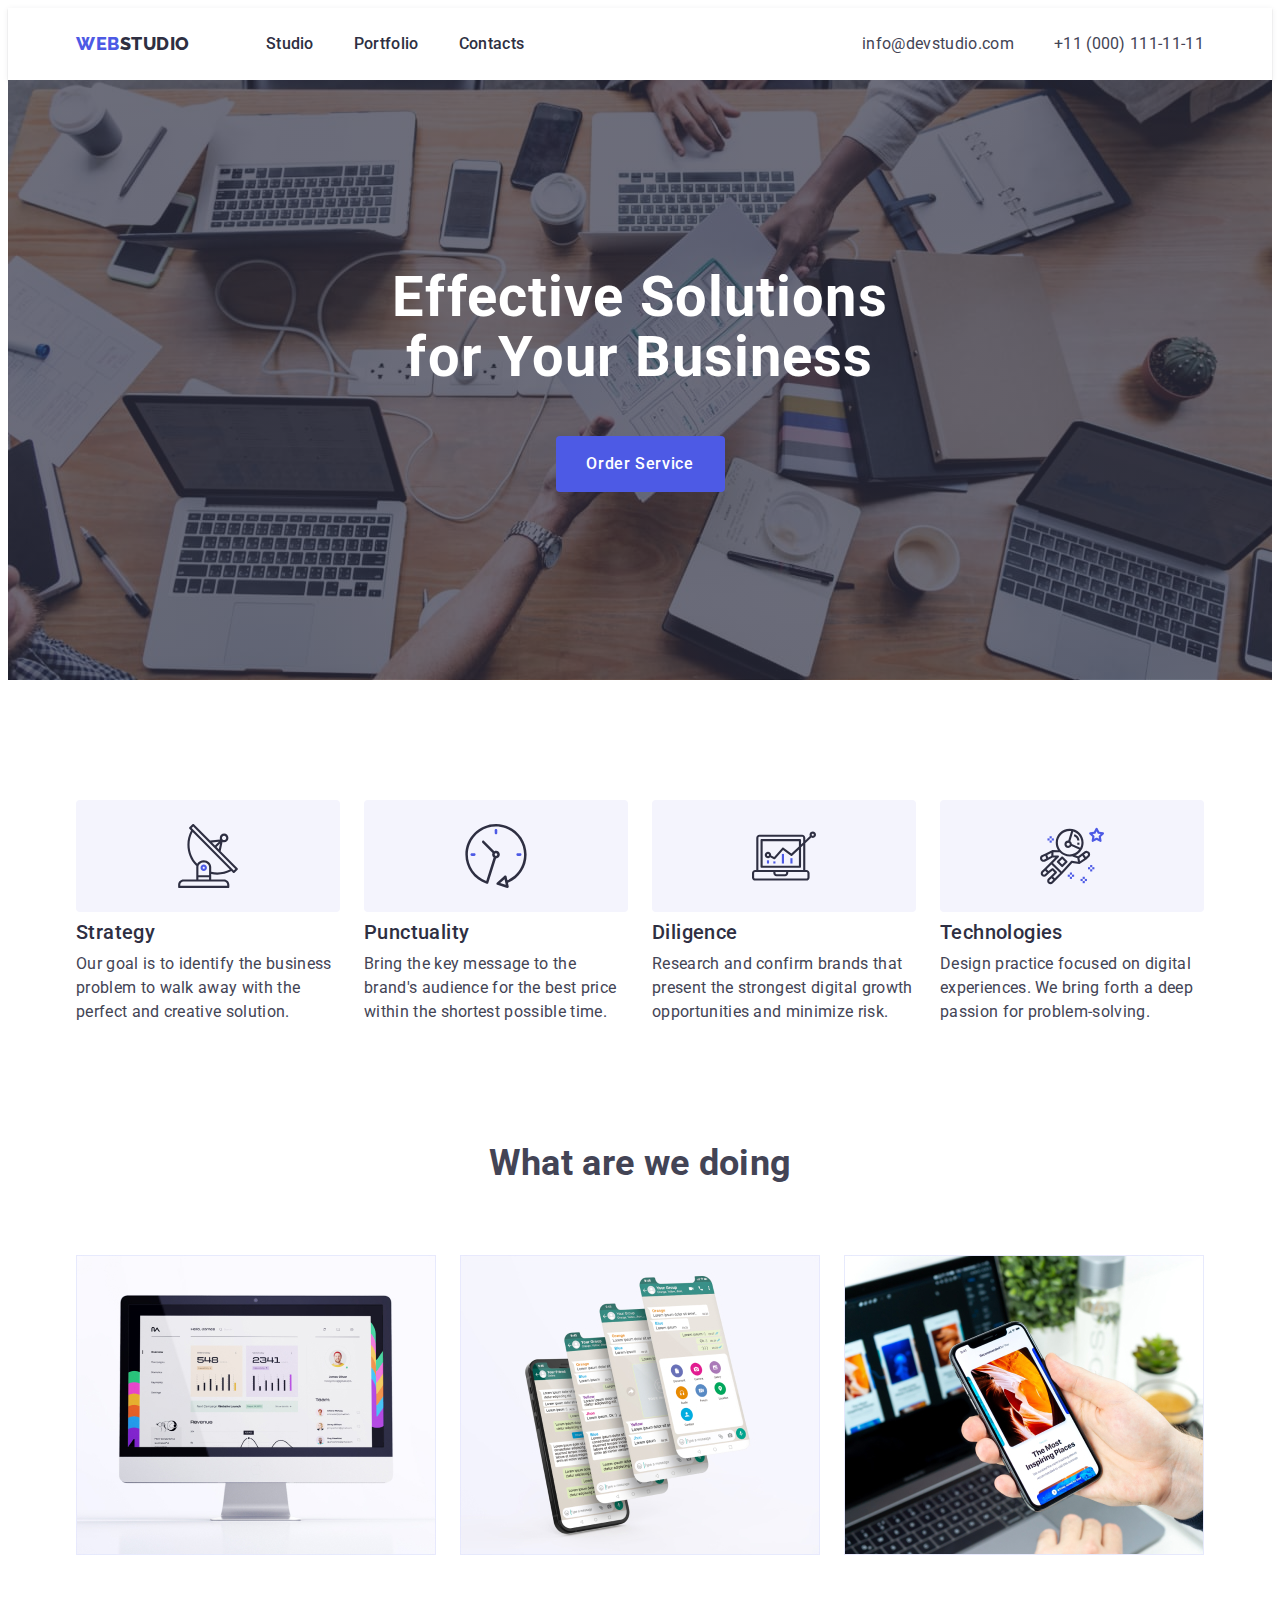
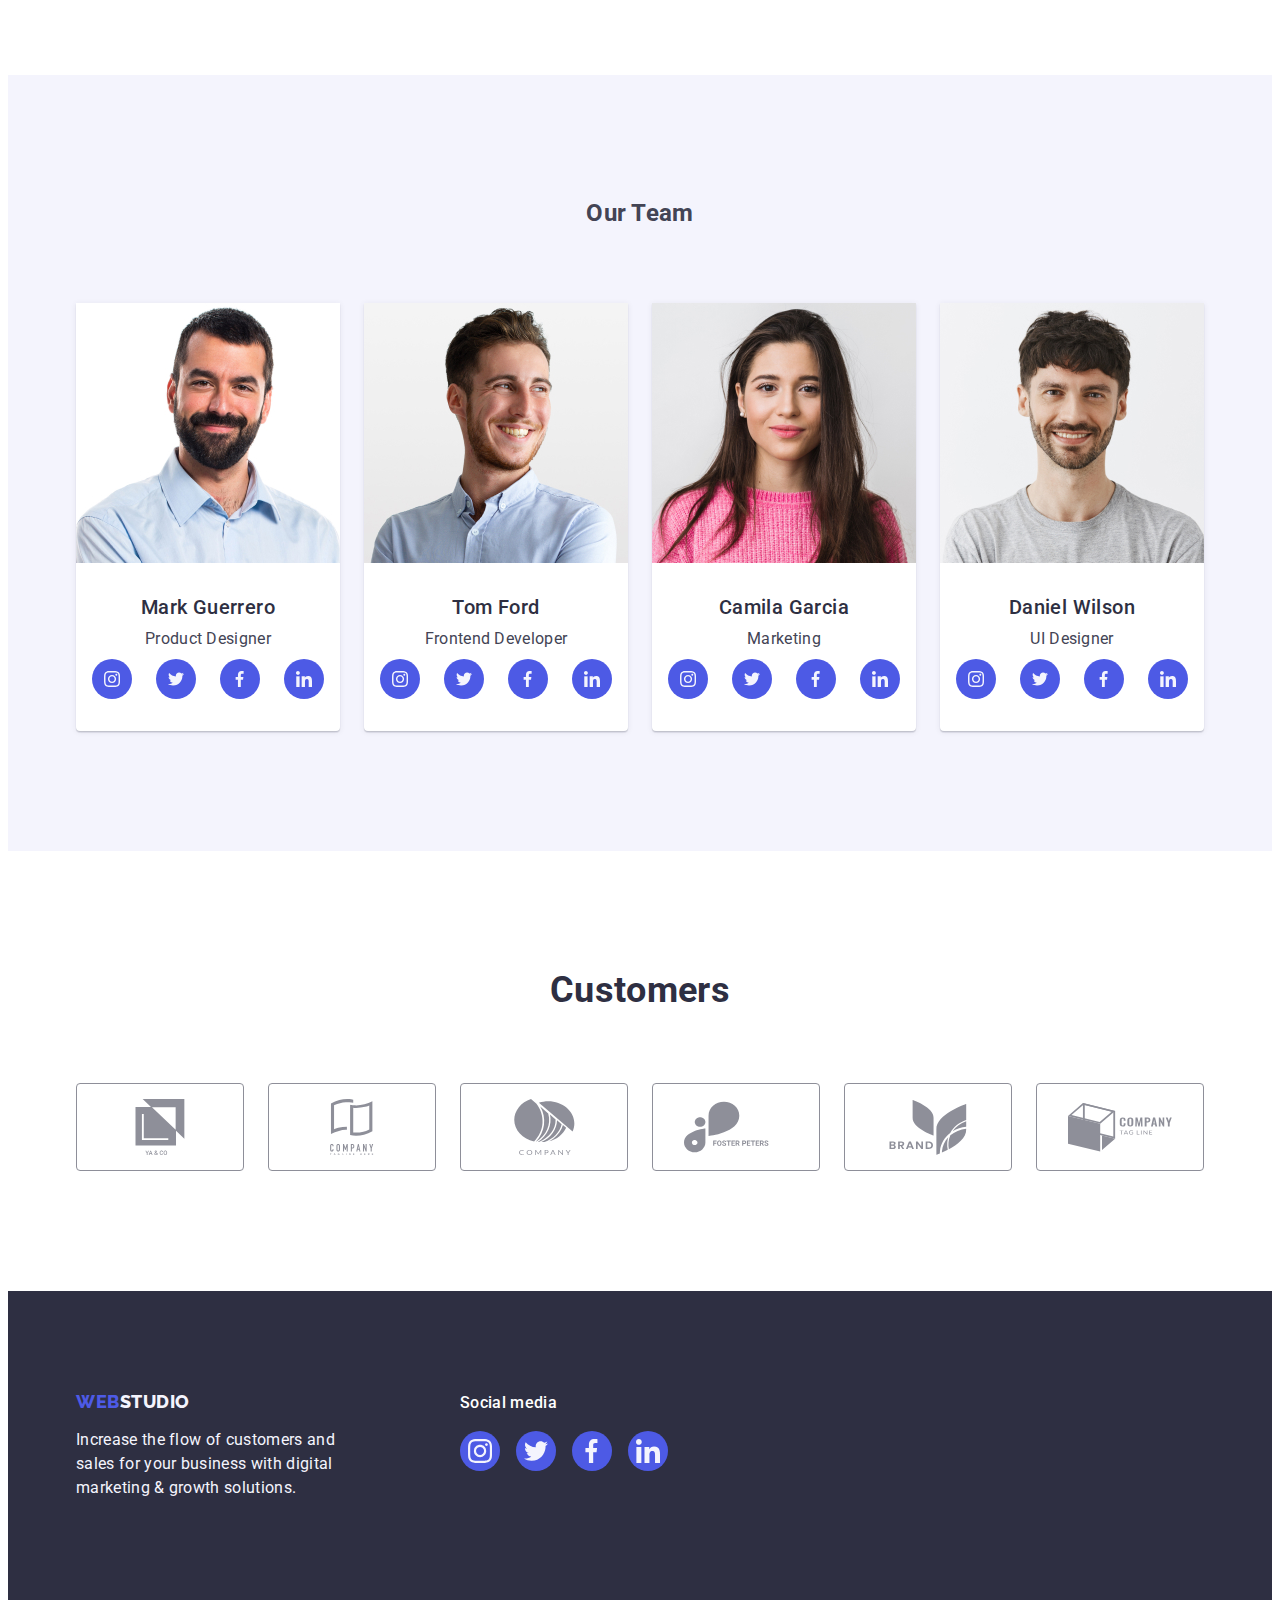
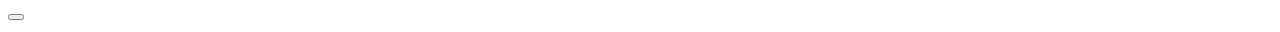
<file: index.html>
<!DOCTYPE html>
<html lang="en">
<head>
    <meta charset="UTF-8">
    <meta http-equiv="X-UA-Compatible" content="IE=edge">
    <meta name="viewport" content="width=device-width, initial-scale=1.0">
    <title>Document</title>
    <link rel="preconnect" href="https://fonts.googleapis.com">
    <link rel="preconnect" href="https://fonts.gstatic.com" crossorigin>
    <link href="https://fonts.googleapis.com/css2?family=Raleway:wght@800&family=Roboto:wght@400;500;700;900&display=swap"
        rel="stylesheet">
    <link rel="stylesheet" href="https://cdnjs.cloudflare.com/ajax/libs/modern-normalize/1.1.0/modern-normalize.min.css"
        integrity="sha512-wpPYUAdjBVSE4KJnH1VR1HeZfpl1ub8YT/NKx4PuQ5NmX2tKuGu6U/JRp5y+Y8XG2tV+wKQpNHVUX03MfMFn9Q=="
        crossorigin="anonymous" referrerpolicy="no-referrer">
    <link rel="stylesheet" href="./css/styles.css">
</head>
<body>
    <!-- Шапка сайта -->
    <header class="header">
        <div class="container header-container">
            <nav class="header-navigation">
                <!-- Логотип -->
                <a href="./index.html" class="header-logo link">
                    Web<span class="header-logo-accent">Studio</span>
                </a>
            
                <ul class="navigation-list list">
                    <li class="navigation-item">
                        <a href="./index.html" class="navigation-link link">Studio</a>
                    </li>
                    <li class="navigation-item">
                        <a href="./portfolio.html" class="navigation-link link">Portfolio</a>
                    </li>
                    <li class="navigation-item">
                        <a href="" class="navigation-link link">Contacts</a>
                    </li>
                </ul>
            </nav>
            <!--  Контактная информация  -->
            <address class="address">
                <ul class="address-list list">
                    <li><a href="mailto:info@devstudio.com" class="address-link link">info@devstudio.com</a></li>
                    <li><a href="tel:+110001111111" class="address-link link">+11 (000) 111-11-11</a></li>
                </ul>
            </address>
        </div>
          
    </header>

    <main>
        <!-- Главная секция 1-й страницы -->
        <section class="hero">
            <div class="hero-wrap container">
                <h1 class="hero-title">Effective Solutions for Your Business</h1>
                <button data-modal-open type="button" class="hero-button">Order Service</button>
            </div>
        </section>
        
        <!--  Features  -->
        <section class="features-section section">
            <div class="container">
                <h2 class="features-title hidden-title">Features</h2>
                <ul class="features-list list">
                    <li class="features-list-item">
                        <div class="features-icon-wrap">
                            <svg class="features-item-icon" width="64" height="64">
                                <use href="./images/icons.svg#icon-antenna"></use>
                            </svg>
                        </div>
                        <h3 class="features-list-title">Strategy</h3>
                        <p class="features-list-text">Our goal is to identify the business problem to walk away with the perfect and creative solution.</p>
                    </li>
                    <li class="features-list-item">
                        <div class="features-icon-wrap">
                            <svg class="features-item-icon" width="64" height="64">
                                <use href="./images/icons.svg#icon-clock"></use>
                            </svg>
                        </div>                        
                        <h3 class="features-list-title">Punctuality</h3>
                        <p class="features-list-text">Bring the key message to the brand's audience for the best price within the shortest possible time.</p>
                    </li>
                    <li class="features-list-item">
                        <div class="features-icon-wrap">
                            <svg class="features-item-icon" width="64" height="64">
                                <use href="./images/icons.svg#icon-diagram"></use>
                            </svg>
                        </div>                          
                        <h3 class="features-list-title">Diligence</h3>
                        <p class="features-list-text">Research and confirm brands that present the strongest digital growth opportunities and minimize risk.
                        </p>
                    </li>
                    <li class="features-list-item">
                        <div class="features-icon-wrap">
                            <svg class="features-item-icon" width="64" height="64">
                                <use href="./images/icons.svg#icon-astronaut"></use>
                            </svg>
                        </div>
                        <h3 class="features-list-title">Technologies</h3>
                        <p class="features-list-text">Design practice focused on digital experiences. We bring forth a deep passion for problem-solving.</p>
                    </li>
                </ul>
            </div>
        </section>
        <!--  We doing  -->
        <section class="we-doing-section">
            <div class="container">
                <h2 class="we-doing-section-title">What are we doing</h2>
                <ul class="we-doing-list-img list">
                    <li class="we-doing-img">
                        <img src="./images/page-1/img-1.jpg" alt="Computer" width="360">
                    </li>
                    <li class="we-doing-img">
                        <img src="./images/page-1/img-2.jpg" alt="Applications" width="360">
                    </li>
                    <li class="we-doing-img">
                        <img src="./images/page-1/img-3.jpg" alt="Phone" width="360">
                    </li>
                </ul>
            </div>
        </section>
        
        <!--  Team-list  -->
        <section class="team-section section">
            <div class="container">
                <h2 class="team-section-title">Our Team</h2>
                <ul class="team-list list">
                    <li class="team-card-list">
                        <img src="./images/page-1/team-card-1.jpg" alt="Product Designer" width="264">
                        <div class="team-card-wrap">
                            <h3 class="team-card-title">Mark Guerrero</h3>
                            <p class="team-card-text">Product Designer</p>
                            <ul class="team-social-list list">
                                <li class="team-social-item">
                                    <a href="" class="team-social-link link">
                                        <svg class="team-social-icon" width="16" height="16">
                                            <use href="./images/icons.svg#icon-instagram"></use>
                                        </svg> 
                                    </a>
                                </li>
                                <li class="team-social-item">
                                    <a href="" class="team-social-link link">                                    
                                        <svg class="team-social-icon" width="16" height="16">
                                            <use href="./images/icons.svg#icon-twitter"></use>
                                        </svg>
                                    </a>
                                </li>
                                <li class="team-social-item">
                                    <a href="" class="team-social-link link">
                                    <svg class="team-social-icon" width="16" height="16">
                                            <use href="./images/icons.svg#icon-facebook"></use>
                                    </svg>
                                    </a>
                                </li>
                                <li class="team-social-item">
                                    <a href="" class="team-social-link link">
                                    <svg class="team-social-icon" width="16" height="16">
                                            <use href="./images/icons.svg#icon-linkedin"></use>
                                    </svg>
                                    </a>
                                </li>
                            </ul>
                        </div>
                    </li>
                    <li class="team-card-list">
                        <img src="./images/page-1/team-card-2.jpg" alt="Frontend Developer" width="264">
                        <div class="team-card-wrap">
                            <h3 class="team-card-title">Tom Ford</h3>
                            <p class="team-card-text">Frontend Developer</p>
                            <ul class="team-social-list list">
                                <li class="team-social-item">
                                    <a href="" class="team-social-link link">
                                        <svg class="team-social-icon" width="16" height="16">
                                            <use href="./images/icons.svg#icon-instagram"></use>
                                        </svg>
                                    </a>
                                </li>
                                <li class="team-social-item">
                                    <a href="" class="team-social-link link">
                                        <svg class="team-social-icon" width="16" height="16">
                                            <use href="./images/icons.svg#icon-twitter"></use>
                                        </svg>
                                    </a>
                                </li>
                                <li class="team-social-item">
                                    <a href="" class="team-social-link link">
                                        <svg class="team-social-icon" width="16" height="16">
                                            <use href="./images/icons.svg#icon-facebook"></use>
                                        </svg>
                                    </a>
                                </li>
                                <li class="team-social-item">
                                    <a href="" class="team-social-link link">
                                        <svg class="team-social-icon" width="16" height="16">
                                            <use href="./images/icons.svg#icon-linkedin"></use>
                                        </svg>
                                    </a>
                                </li>
                            </ul>
                        </div>
                    </li>
                    <li class="team-card-list">
                        <img src="./images/page-1/team-card-3.jpg" alt="Marketing" width="264">
                        <div class="team-card-wrap">
                            <h3 class="team-card-title">Camila Garcia</h3>
                            <p class="team-card-text">Marketing</p>
                            <ul class="team-social-list list">
                                <li class="team-social-item">
                                    <a href="" class="team-social-link link">
                                        <svg class="team-social-icon" width="16" height="16">
                                            <use href="./images/icons.svg#icon-instagram"></use>
                                        </svg>
                                    </a>
                                </li>
                                <li class="team-social-item">
                                    <a href="" class="team-social-link link">
                                        <svg class="team-social-icon" width="16" height="16">
                                            <use href="./images/icons.svg#icon-twitter"></use>
                                        </svg>
                                    </a>
                                </li>
                                <li class="team-social-item">
                                    <a href="" class="team-social-link link">
                                        <svg class="team-social-icon" width="16" height="16">
                                            <use href="./images/icons.svg#icon-facebook"></use>
                                        </svg>
                                    </a>
                                </li>
                                <li class="team-social-item">
                                    <a href="" class="team-social-link link">
                                        <svg class="team-social-icon" width="16" height="16">
                                            <use href="./images/icons.svg#icon-linkedin"></use>
                                        </svg>
                                    </a>
                                </li>
                            </ul>
                        </div>
                    </li>
                    <li class="team-card-list">
                        <img src="./images/page-1/team-card-4.jpg" alt="UI Designer" width="264">
                        <div class="team-card-wrap">
                            <h3 class="team-card-title">Daniel Wilson</h3>
                            <p class="team-card-text">UI Designer</p>
                            <ul class="team-social-list list">
                                <li class="team-social-item">
                                    <a href="" class="team-social-link link">
                                        <svg class="team-social-icon" width="16" height="16">
                                            <use href="./images/icons.svg#icon-instagram"></use>
                                        </svg>
                                    </a>
                                </li>
                                <li class="team-social-item">
                                    <a href="" class="team-social-link link">
                                        <svg class="team-social-icon" width="16" height="16">
                                            <use href="./images/icons.svg#icon-twitter"></use>
                                        </svg>
                                    </a>
                                </li>
                                <li class="team-social-item">
                                    <a href="" class="team-social-link link">
                                        <svg class="team-social-icon" width="16" height="16">
                                            <use href="./images/icons.svg#icon-facebook"></use>
                                        </svg>
                                    </a>
                                </li>
                                <li class="team-social-item">
                                    <a href="" class="team-social-link link">
                                        <svg class="team-social-icon" width="16" height="16">
                                            <use href="./images/icons.svg#icon-linkedin"></use>
                                        </svg>
                                    </a>
                                </li>
                            </ul>
                        </div>
                    </li>
                </ul>
            </div>
        </section>

        <!--   Клиент - секция -->
        <section class="customers-section section">
            <div class="container">
                <h2 class="customers-section-title">Customers</h2>
                <ul class="customers-section-list list">
                    <li class="customers-section-item">
                        <a href="" class="customers-soc-link">
                            <svg class="customers-soc-icon" width="104" height="56">
                                <use href="./images/icons.svg#icon-group"></use>
                            </svg>
                        </a>
                    </li>
                    <li class="customers-section-item">
                        <a href="" class="customers-soc-link">
                            <svg class="customers-soc-icon" width="104" height="56">
                                <use href="./images/icons.svg#icon-group-1"></use>
                            </svg>
                        </a>
                    </li>
                    <li class="customers-section-item">
                        <a href="" class="customers-soc-link">
                            <svg class="customers-soc-icon" width="104" height="56">
                                <use href="./images/icons.svg#icon-group-2"></use>
                            </svg>
                        </a>
                    </li>
                    <li class="customers-section-item">
                        <a href="" class="customers-soc-link">
                            <svg class="customers-soc-icon" width="104" height="56">
                                <use href="./images/icons.svg#icon-group-3"></use>
                            </svg>
                        </a>
                    </li>
                    <li class="customers-section-item">
                        <a href="" class="customers-soc-link">
                            <svg class="customers-soc-icon" width="104" height="56">
                                <use href="./images/icons.svg#icon-group-4"></use>
                            </svg>
                        </a>
                    </li>
                    <li class="customers-section-item">
                        <a href="" class="customers-soc-link">
                            <svg class="customers-soc-icon" width="104" height="56">
                                <use href="./images/icons.svg#icon-group-5"></use>
                            </svg>
                        </a>
                    </li>
                </ul>
            </div>
        </section>
    </main>
    
    <!--  Футер  -->
    <footer class="footer">
            <div class="container footer-wrap">
                <div class="footer-wrap-left">
                    <a href="./index.html" class="footer-logo-link link">
                        Web<span class="footer-logo-accent">Studio</span>
                    </a>
                    <p class="footer-text">Increase the flow of customers and sales for your business with digital marketing &
                        growth
                        solutions.</p>
                </div>
            
                <div class="footer-wrap-center">
                    <p class="footer-text">Social media</p>
                    <ul class="footer-media-list list">
                        <li class="footer-media-item">
                            <a href="" class="footer-media-link link">
                                <svg class="footer-media-icon" width="24" height="24">
                                    <use href="./images/icons.svg#icon-instagram"></use>
                                </svg>
                            </a>
                        </li>
                        <li class="footer-media-item">
                            <a href="" class="footer-media-link link">
                                <svg class="footer-media-icon" width="24" height="24">
                                    <use href="./images/icons.svg#icon-twitter"></use>
                                </svg>
                            </a>
                        </li>
                        <li class="footer-media-item">
                            <a href="" class="footer-media-link link">
                                <svg class="footer-media-icon" width="24" height="24">
                                    <use href="./images/icons.svg#icon-facebook"></use>
                                </svg>
                            </a>
                        </li>
                        <li class="footer-media-item">
                            <a href="" class="footer-media-link link">
                                <svg class="footer-media-icon" width="24" height="24">
                                    <use href="./images/icons.svg#icon-linkedin"></use>
                                </svg>
                            </a>
                        </li>
                    </ul>
                </div>
            
            </div>
    </footer>

    <div data-modal class="backdrop">
        <div class="modal"></div>
        <button data-modal-close type="button" class="modal-close-btn"></button>
    </div>
    <script src="./js/modal.js"></script>
</body>
</html>
</file>
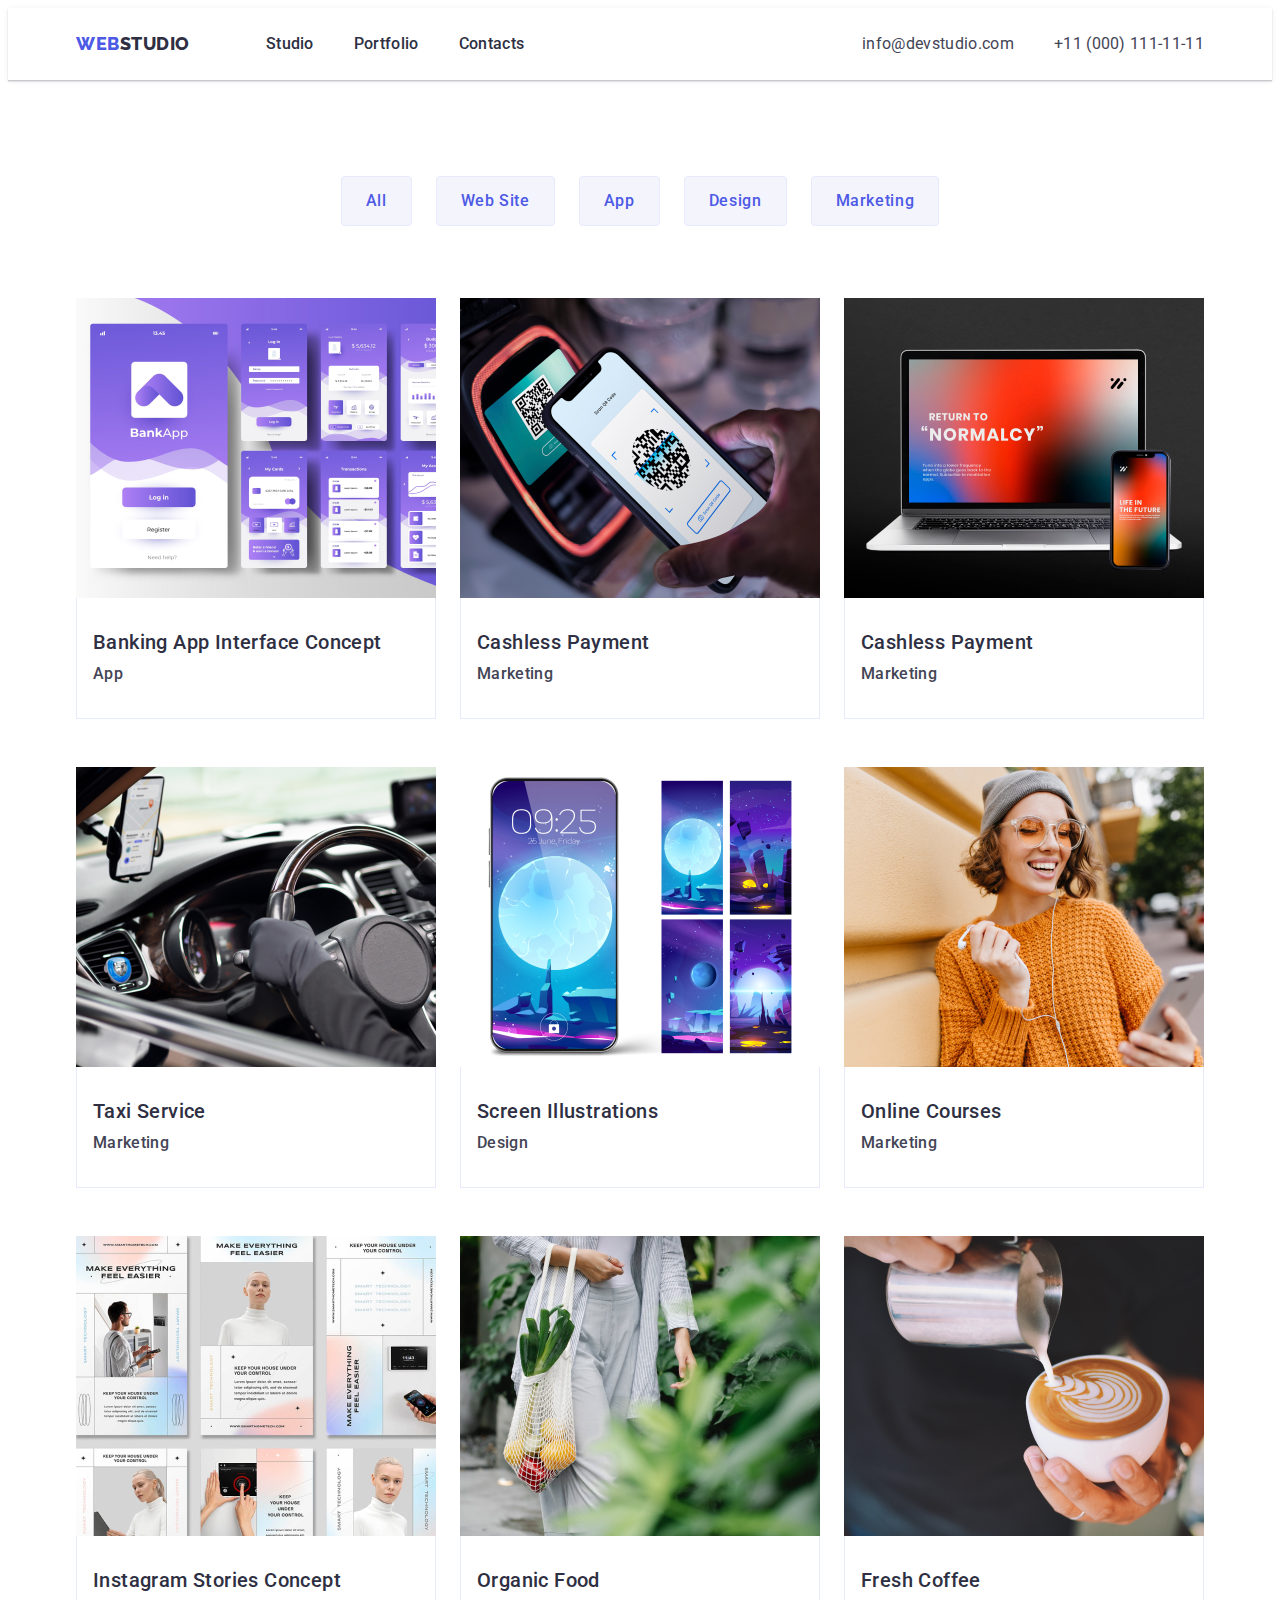
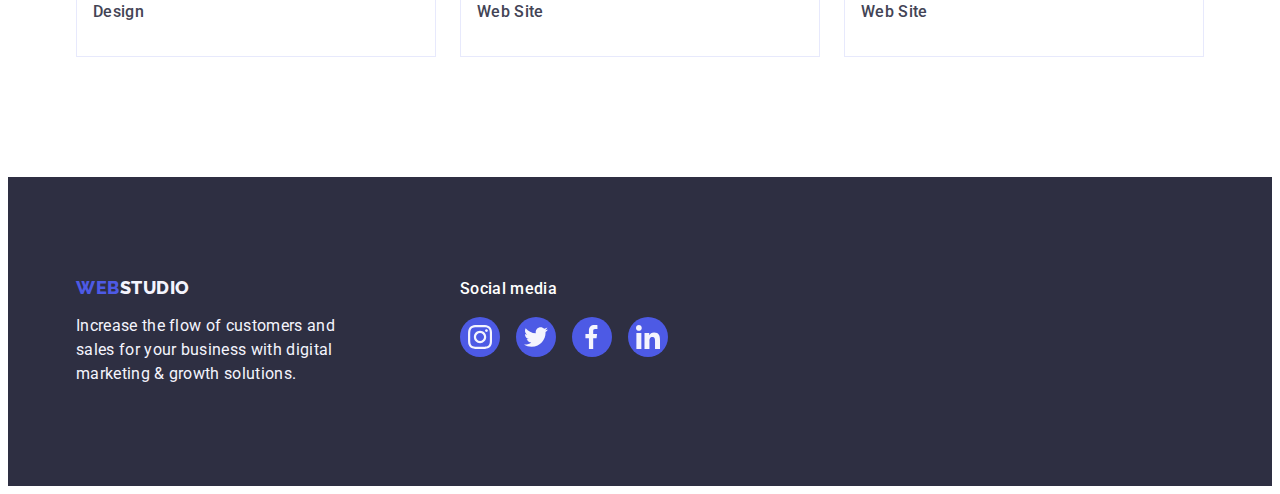
<file: portfolio.html>
<!DOCTYPE html>
<html lang="en">

<head>
    <meta charset="UTF-8">
    <meta http-equiv="X-UA-Compatible" content="IE=edge">
    <meta name="viewport" content="width=device-width, initial-scale=1.0">
    <title>Document</title>
    <link rel="preconnect" href="https://fonts.googleapis.com">
    <link rel="preconnect" href="https://fonts.gstatic.com" crossorigin>
    <link href="https://fonts.googleapis.com/css2?family=Raleway:wght@800&family=Roboto:wght@400;500;700;900&display=swap"
        rel="stylesheet">
    <link rel="stylesheet" href="https://cdnjs.cloudflare.com/ajax/libs/modern-normalize/1.1.0/modern-normalize.min.css"
        integrity="sha512-wpPYUAdjBVSE4KJnH1VR1HeZfpl1ub8YT/NKx4PuQ5NmX2tKuGu6U/JRp5y+Y8XG2tV+wKQpNHVUX03MfMFn9Q=="
        crossorigin="anonymous" referrerpolicy="no-referrer" />
    <link rel="stylesheet" href="./css/styles.css">
</head>

<body>
    <!-- Шапка сайта -->
    <header class="header">
        <div class="container header-container">
            <nav class="header-navigation">
                <!-- Логотип -->
                <a href="./index.html" class="header-logo link">
                    Web<span class="header-logo-accent">Studio</span>
                </a>
            
                <ul class="navigation-list list">
                    <li class="navigation-item">
                        <a href="./index.html" class="navigation-link link">Studio</a>
                    </li>
                    <li class="navigation-item">
                        <a href="./portfolio.html" class="navigation-link link">Portfolio</a>
                    </li>
                    <li class="navigation-item">
                        <a href="" class="navigation-link link">Contacts</a>
                    </li>
                </ul>
            </nav>
            <!--  Контактная информация  -->
            <address class="address">
                <ul class="address-list list">
                    <li><a href="mailto:info@devstudio.com" class="address-link link">info@devstudio.com</a></li>
                    <li><a href="tel:+110001111111" class="address-link link">+11 (000) 111-11-11</a></li>
                </ul>
            </address>
        </div>

    </header>

    <main> 
            <!-- Кнопки Портфолио -->
        <section class="portfolio section">
            <div class="container portfolio-container">
                <h1 class="portfolio-title hidden-title">Portfolio</h1>
                    <ul class="portfolio-btn-list list">
                        <li><button type="button" class="portfolio-btn-link">All</button></li>
                        <li><button type="button" class="portfolio-btn-link">Web Site</button></li>
                        <li><button type="button" class="portfolio-btn-link">App</button></li>
                        <li><button type="button" class="portfolio-btn-link">Design</button></li>
                        <li><button type="button" class="portfolio-btn-link">Marketing</button></li>
                    </ul>
            <!-- Список Портфолио -->
                    <ul class="portfolio-list list">
                        <li class="portfolio-item">
                            <a href="" class="portfolio-link link">
                                <div class="portfolio-top-wrap">
                                    <img src="./images/page-2/bank-app-1.jpg" alt="Banking App" width="360">
                                    <p class="portfolio-top-text">
                                        14 Stylish and User-Friendly App Design Concepts · Task Manager App · Calorie Tracker App · Exotic Fruit Ecommerce
                                        App ·
                                        Cloud Storage App
                                    </p>
                                </div>
                                <div class="portfolio-link-wrap">
                                    <h2 class="portfolio-link-title">Banking App Interface Concept</h2>
                                    <p class="portfolio-link-text">App</p>
                                </div>
                            </a>
                        </li>
                        <li class="portfolio-item">
                            <a href="" class="portfolio-link link">
                                <img src="./images/page-2/cash-pay-2.jpg" alt="Cashless Payment" width="360">
                                <div class="portfolio-link-wrap">
                                    <h2 class="portfolio-link-title">Cashless Payment</h2>
                                    <p class="portfolio-link-text">Marketing</p>
                                </div>
                            </a>
                        </li>
                        <li class="portfolio-item">
                            <a href="" class="portfolio-link link">
                                <img src="./images/page-2/medit-app-3.jpg" alt="Meditation App" width="360">
                                <div class="portfolio-link-wrap">
                                    <h2 class="portfolio-link-title">Cashless Payment</h2>
                                    <p class="portfolio-link-text">Marketing</p>
                                </div>     
                            </a>
                        </li>
                        <li class="portfolio-item">
                            <a href="" class="portfolio-link link">
                                <img src="./images/page-2/tax-srv-4.jpg" alt="Taxi Service" width="360">
                                <div class="portfolio-link-wrap">
                                    <h2 class="portfolio-link-title">Taxi Service</h2>
                                    <p class="portfolio-link-text">Marketing</p>
                                </div>
            
                            </a>
                        </li>
                        <li class="portfolio-item">
                            <a href="" class="portfolio-link link">
                                <img src="./images/page-2/scr-ill-5.jpg" alt="Screen Illustrations" width="360">
                                <div class="portfolio-link-wrap">
                                    <h2 class="portfolio-link-title">Screen Illustrations</h2>
                                    <p class="portfolio-link-text">Design</p>
                                </div>
            
                            </a>
                        </li>
                        <li class="portfolio-item">
                            <a href="" class="portfolio-link link">
                                <img src="./images/page-2/onl-course-6.jpg" alt="Online Courses" width="360">
                                <div class="portfolio-link-wrap">
                                    <h2 class="portfolio-link-title">Online Courses</h2>
                                    <p class="portfolio-link-text">Marketing</p>
                                </div>
            
                            </a>
                        </li>
                        <li class="portfolio-item">
                            <a href="" class="portfolio-link link">
                                <img src="./images/page-2/inst-str-7.jpg" alt="Instagram Stories Concept" width="360">
                                <div class="portfolio-link-wrap">
                                    <h2 class="portfolio-link-title">Instagram Stories Concept</h2>
                                    <p class="portfolio-link-text">Design</p>
                                </div>
                            </a>
                        </li>
                        <li class="portfolio-item">
                            <a href="" class="portfolio-link link">
                                <img src="./images/page-2/food-8.jpg" alt="Organic Food" width="360">
                                <div class="portfolio-link-wrap">
                                    <h2 class="portfolio-link-title">Organic Food</h2>
                                    <p class="portfolio-link-text">Web Site</p>
                                </div>
                            </a>
                        </li>
                        <li class="portfolio-item">
                            <a href="" class="portfolio-link link">
                                <img src="./images/page-2/coffee-9.jpg" alt="Fresh Coffee" width="360">
                                <div class="portfolio-link-wrap">
                                    <h2 class="portfolio-link-title">Fresh Coffee</h2>
                                    <p class="portfolio-link-text">Web Site</p>
                                </div>
                            </a>
                        </li>
                    </ul>
                </div>
        </section>
    </main>

    <footer class="footer">
        <!-- Футер -->
        <div class="container footer-wrap">
            <div class="footer-wrap-left">
                <a href="./index.html" class="footer-logo-link link">
                    Web<span class="footer-logo-accent">Studio</span>
                </a>
                <p class="footer-text">Increase the flow of customers and sales for your business with digital marketing & growth
                    solutions.</p>
            </div>
        
            <div class="footer-wrap-center">
                <p class="footer-text">Social media</p>
                <ul class="footer-media-list list">
                    <li class="footer-media-item">
                        <a href="" class="footer-media-link link">
                            <svg class="footer-media-icon" width="24" height="24">
                                <use href="./images/icons.svg#icon-instagram"></use>
                            </svg>
                        </a>
                    </li>
                    <li class="footer-media-item">
                        <a href="" class="footer-media-link link">
                            <svg class="footer-media-icon" width="24" height="24">
                                <use href="./images/icons.svg#icon-twitter"></use>
                            </svg>
                        </a>
                    </li>
                    <li class="footer-media-item">
                        <a href="" class="footer-media-link link">
                            <svg class="footer-media-icon" width="24" height="24">
                                <use href="./images/icons.svg#icon-facebook"></use>
                            </svg>
                        </a>
                    </li>
                    <li class="footer-media-item">
                        <a href="" class="footer-media-link link">
                            <svg class="footer-media-icon" width="24" height="24">
                                <use href="./images/icons.svg#icon-linkedin"></use>
                            </svg>
                        </a>
                    </li>
                </ul>
            </div>
            
        </div>   
    </footer>

</body>

</html>
</file>
<file: css/styles.css>
:root {
    --iris: #4D5AE5;
    --ocean: #404BBF;
    --navy-blue: #2E2F42;
    --green: #31D0AA;
    --slate: #434455;
    --light-slate: #8E8F99;
    --cornflower: #E7E9FC;
    --cloud: #F4F4FD;
    --navy-blue-modal: #2E2F42;
    --grey: #2E2F42;
    --white: #FFFFFF;
    --dairy: #FCFCFC;
}

/* Скидываем стили для всех элементов */
* {
    box-sizing: border-box;
}

h1,
h2,
h3,
h4,
p {
    margin-top: 0;
    margin-bottom: 0;
}

ul,
ol {
    margin-top: 0;
    margin-bottom: 0;
    padding-left: 0;
}

img {
    display: block;
}

button {
    cursor: pointer;
}

/*Убираем точки возле текста */
.list {
    list-style: none;
    margin: 0;
    padding: 0;
}

.link {
    text-decoration: none;
}

body {
    background-color: var(--white);
    color: var(--slate);

    font-family: Roboto, sans-serif;
    letter-spacing: 0.02em;
    font-size: 16px;
    line-height: 1.5;
}

.section {
    padding-top: 120px;
    padding-bottom: 120px;
}
.hidden-title {
    position: absolute;
    width: 1px;
    height: 1px;
    margin: -1px;
    border: 0;
    padding: 0;

    white-space: nowrap;
    clip-path: inset(100%);
    clip: rect(0 0 0 0);
    overflow: hidden;
}

.container {
    width: 1158px;
    margin-left: auto;
    margin-right: auto;
    padding-right: 15px;
    padding-left: 15px;
    margin: 0 auto;
}


.header {
    /* border-bottom: 1px solid #E7E9FC; */
    box-shadow: 0px 2px 1px rgba(46, 47, 66, 0.08), 0px 1px 1px rgba(46, 47, 66, 0.16), 0px 1px 6px rgba(46, 47, 66, 0.08);
}

.header-container {
    display: flex;
    align-items: center;
    justify-content: space-between;
}

.header-navigation {
    display: flex;
    align-items: center;
}


/* Логотип */
.header-logo {
    margin-right: 76px;
    color: var(--iris);

    font-family: Raleway, sans-serif;
    letter-spacing: 0.03em;
    font-weight: 800;
    font-size: 18px;
    line-height: 1.17;
    text-transform: uppercase;
    
}

.header-logo-accent {
    color:var(--navy-blue);
}

/* Навигация */
.navigation-list {
    display: flex;
    align-items: center;
    gap: 40px;
}


.navigation-link {
    display: inline-block;
    padding: 24px 0;
    color: var(--navy-blue);

    font-weight: 500;
    font-size: 16px;
    line-height: 1.5;

}

.navigation-link:hover,
.navigation-link:focus,
.navigation-link:active {
    color: var(--ocean);
}

/* Контактная информация */
.address {
    font-style: normal;
}

.address-list {
    display: flex;
    margin-left: auto;
    gap: 40px;
}

.address-link {
    color: var(--slate);  
}

.address-link:hover,
.address-link:focus,
.address-link:active {
    color: var(--ocean);
}

/* Главная секция 1-й страницы */

.hero {
    max-width: 1440px;
    margin: 0 auto;

    background: var(--navy-blue);
    background-image: linear-gradient(rgba(46, 47, 66, 0.7), rgba(46, 47, 66, 0.7)),
    url(../images/page-1/hero-img.jpg);
    background-repeat: no-repeat;
    background-size: cover;
    background-position: center;
}

.hero-wrap {
    padding: 188px 0;
    text-align: center;
}

.hero-title {
    max-width: 496px;
    margin: 0 auto;
    margin-bottom: 48px;
    color: var(--white);

    font-weight: 700;
    font-size: 56px;
    line-height: 1.07;
    letter-spacing: 0.02em;
    text-align: center;
}

.hero-button {
    display: block;
    min-width: 169px;
    height: 56px;
    border: none;
    margin: 0 auto;
    
    
    background-color: var(--iris);
    border-radius: 4px;
    color: var(--white);

    font-family: inherit;
    font-weight: 500;
    font-size: 16px;
    line-height: 1.5;
    letter-spacing: 0.04em;

}

.hero-button:hover,
.hero-button:focus,
.hero-button:active {
    background-color: var(--ocean);
    color: var(--white);

}


/* Features */
.features-list {
    display: flex;
    justify-content: space-between;
    gap: 24px;
}

.features-list-item {
    width: calc((100% - 72px) / 4);
}

.features-list-title {
    color: var(--grey);
    margin-bottom: 8px;

    font-weight: 500;
    font-size: 20px;
    line-height: 1.2;
    letter-spacing: 0.02em;

}

.features-icon-wrap {
    display: flex;
    justify-content: center;
    align-items: center;

    width: 264px;
    height: 112px;
    border-radius: 4px;

    background-color: var(--cloud);
    margin-bottom: 8px;
}
 



 /* We doing */
 
.we-doing-section {
    padding-bottom: 120px;
}
 
.we-doing-section-title {
    margin-bottom: 72px;
    text-align: center;

    font-weight: 700;
    font-size: 36px;
    line-height: 1.1;
}

.we-doing-list-img {
    display: flex;
    gap: 24px;
}

.we-doing-img {
    width: calc((100% - 48px) / 3);
}

/* Team-list */
.team-section {
    background-color: var(--cloud);
}

.team-section-title {
    margin-bottom: 72px;
    text-align: center;
}

.team-list {
    display: flex;
    justify-content: space-between;
    gap: 24px;
}

.team-card-list {
    background-color: var(--white);

    width: calc((100% - 72px) / 4);

    box-shadow: 0px 1px 6px rgba(46, 47, 66, 0.08), 0px 1px 1px rgba(46, 47, 66, 0.16), 0px 2px 1px rgba(46, 47, 66, 0.08);
    border-radius: 0px 0px 4px 4px;
}
.team-card-wrap {
    padding: 32px 0;

}
.team-card-title {
    color: var(--grey);
    margin-bottom: 8px;

    font-weight: 500;
    text-align: center;
    font-size: 20px;
    line-height: 1.2;
    letter-spacing: 0.02em;
}

.team-card-text {
    text-align: center;
    margin-bottom: 8px;
}

.team-social-list {
    display: flex;
    justify-content: center;
    gap: 24px;
}

.team-social-link {
    display: flex;
    justify-content: center;
    align-items: center;
    background-color: var(--iris) ;
    width: 40px;
    height: 40px;
    border-radius: 50%; 
}

.team-social-link:hover,
.team-social-link:focus {
    background-color: var(--ocean);
}
.team-social-icon {
    fill: var(--cloud);
}

/* Клиент секция */
.customers-section-title {
    margin-bottom: 72px;

    color: var(--grey);
    font-weight: 700;
    font-size: 36px;
    line-height: 1.1;
    font-size: 36px;

    text-align: center;
}
.customers-section-list {
    display: flex;

    gap: 24px;
}
.customers-section-item {
    width: calc((100% - 120px) / 6);
    height: 88px;
}

.customers-soc-link {
    display: flex;
    justify-content: center;
    align-items: center;

    width: 100%;
    height: 100%;

    color: var(--light-slate);

    border: 1px solid #8E8F99;
    border-radius: 4px;
}

.customers-soc-link:hover,
.customers-soc-link:focus {
    border-color: var(--ocean);
    color: var(--ocean);
}

.customers-section-item {
    margin: 0 auto;
}
.customers-soc-icon {
    fill: currentColor;
}



/* Portfolio */
.portfolio {
    padding-top: 96px;
}


/* Button Portfolio */
.portfolio-btn-list{ 
    display: flex;
    justify-content: center;
    gap: 24px;

    margin-bottom: 72px;
}

.portfolio-btn-link {
    border-radius: 4px;
    padding: 12px 24px;
    /* min-width: 78px; */
    text-align: center;

    border: 1px solid #e7e9fc;
    background-color: var(--cloud);
    color: var(--iris);

    font-family: Roboto, sans-serif;
    font-weight: 500;
    font-size: 16px;
    line-height: 1.5;
    letter-spacing: 0.04em;
}

.portfolio-btn-link:hover,
.portfolio-btn-link:focus {
    box-shadow: 0px 3px 1px rgba(0, 0, 0, 0.1), 0px 2px 1px rgba(0, 0, 0, 0.08), 0px 2px 2px rgba(0, 0, 0, 0.12);
    border: 1px solid transparent;
    background-color: var(--ocean);
    color:  var(--white);

}
 /* Portfolio list */
.portfolio-list {
    display: flex;
    flex-wrap: wrap;
    column-gap: 24px;
    row-gap: 48px;
    
    color: var(--grey);
    
    font-weight: 500;
    font-size: 20px;
    line-height: 1.2;
}

.portfolio-item {
    position: relative;
}

.portfolio-item:hover .portfolio-top-text,
.portfolio-item:focus .portfolio-top-text{
    transform: translateY(0);
    transition: transform 250ms cubic-bezier(0.4, 0, 0.2, 1);
}

.portfolio-top-wrap {
    position: relative;
    overflow: hidden;
}

.portfolio-top-text {
    position: absolute;
    top: 0;
    padding: 32px;

    height: 100%;

    transform: translateY(100%);

    font-weight: 400;
    font-size: 16px;
    line-height: 1.5;
    letter-spacing: 0.02em;

    color: var(--cloud);
    background: var(--iris);
}

.portfolio-item {
    width: calc((100% - 48px) / 3);
}

.portfolio-link {
    display: block;

    /* padding: 24px 0; */
}

.portfolio-link:hover,
.portfolio-link:focus { 
    box-shadow: 0px 1px 6px rgba(46, 47, 66, 0.08), 0px 1px 1px rgba(46, 47, 66, 0.16), 0px 2px 1px rgba(46, 47, 66, 0.08);
}

.portfolio-link-wrap {
    padding: 32px 16px;
    border: 1px solid #E7E9FC;
    border-top: none;
}

.portfolio-link-title {
    margin-bottom: 8px;
    color: var(--navy-blue);

    font-weight: 500;
    font-size: 20px;
    line-height: 1.2;
    letter-spacing: 0.02em;   
}

.portfolio-link-text {
    color: var(--slate);

    font-size: 16px;
    line-height: 1.5;
    letter-spacing: 0.02em;
}

/* Футер */
.footer {
    padding: 100px 0;
    display: flex;
    background-color: var(--grey);
}
.footer-wrap {
    display: flex;
    align-items: baseline;
}
.footer-wrap-left {
    margin-right: 120px;
}

.footer-logo-link { 
    display: inline-block;
    color: var(--iris);
    margin-bottom: 16px;
    
    font-family: Raleway, sans-serif;
    letter-spacing: 0.03em;
    font-weight: 800;
    font-size: 18px;
    line-height: 1.17;
    text-transform: uppercase;

}

.footer-logo-accent {
    color: var(--cloud);
}

.footer-text {
    color: var(--cloud);
    max-width: 264px;
}

.footer-wrap-center .footer-text {
    margin-bottom: 16px;

    color: var(--white);

    font-weight: 500;
    font-size: 16px;
    line-height: 1.5;
    letter-spacing: 0.02em;
    
}

.footer-media-list {
    display: flex;
    justify-content: center;
    gap: 16px;
}

.footer-media-link {
    display: flex;
    justify-content: center;
    align-items: center;
    background-color: var(--iris);
    width: 40px;
    height: 40px;
    border-radius: 50%;
}

.footer-media-link:hover,
.footer-media-link:focus {
    background-color: var(--green);
}

.footer-media-icon {
    fill: var(--cloud);
}

/* .backdrop {
    top: 0;

    width: 100%;
    height: 100%;

    
}

.modal {
    width: 400px;
    min-width: 580px;

    background-color: var(--dairy);
    border-radius: 4px;

    position: absolute;
    top: 50%;
    left: 50%;
    transform: translate(-50%, -50%);

} */

/* .backdrop {
    background-color: rgba(46, 47, 66, 0.4);
    position: fixed;

    top: 0;
    left: 0;

    width: 100vw;
    min-height: 100vw;
}

.backdrop.is-hidden {
    opacity: 0;
    pointer-events: none;
    visibility: hidden;
}

.modal {}

.modal-close-btn {} */
</file>
